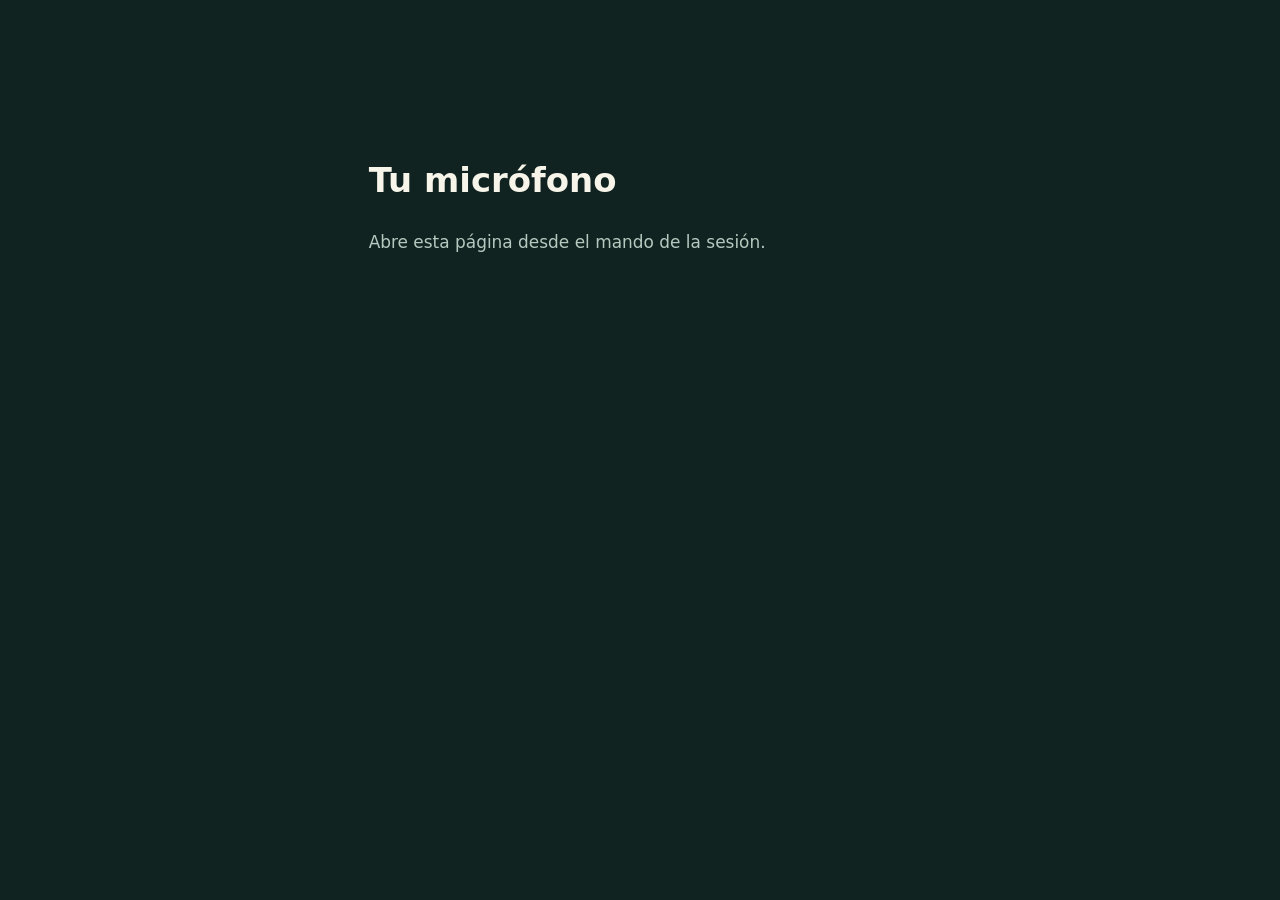
<file: microfono/index.html>
<!doctype html>
<html lang="es">
  <head>
    <meta charset="utf-8" />
    <meta name="viewport" content="width=device-width, initial-scale=1" />
    <meta name="referrer" content="no-referrer" />
    <meta
      http-equiv="Content-Security-Policy"
      content="default-src 'none'; script-src 'self'; style-src 'self'; connect-src 'self'; base-uri 'none'; form-action 'none'"
    />
    <title>Micrófono de Karaoke</title>
    <link rel="stylesheet" href="voice.css" />
    <script defer src="voice-capture.js"></script>
    <script defer src="connect.js"></script>
  </head>
  <body>
    <main>
      <h1>Tu micrófono</h1>
      <p id="status" role="status">
        Abre esta página desde el mando de la sesión.
      </p>
      <button id="enable" hidden>Activar micrófono</button
      ><button id="stop" hidden>Desactivar micrófono</button>
    </main>
  </body>
</html>
</file>
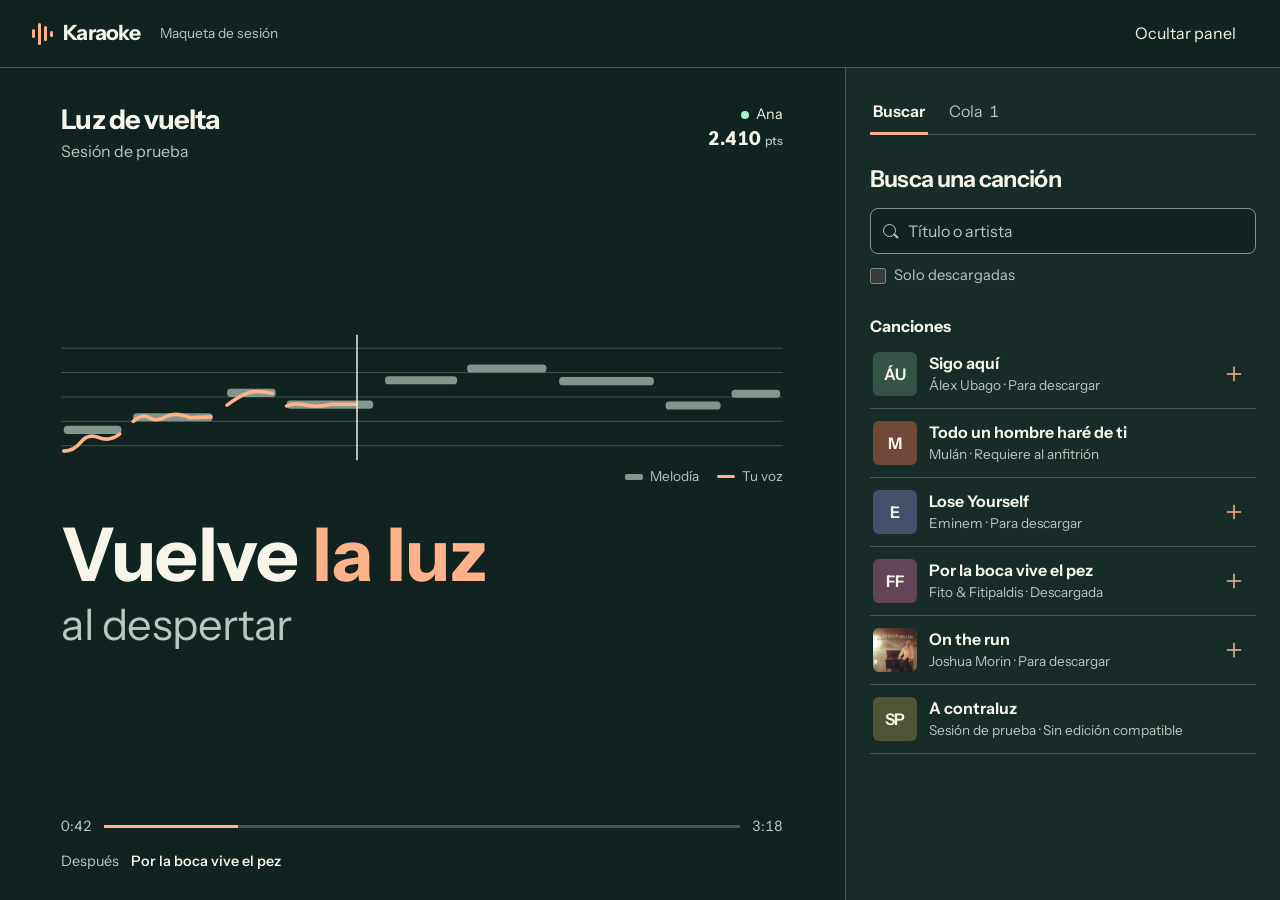
<file: docs/diseno/sesion.html>
<!doctype html>
<html lang="es">
<head>
  <meta charset="utf-8"><meta name="viewport" content="width=device-width, initial-scale=1">
  <meta name="color-scheme" content="dark"><title>Karaoke · Maqueta de sesión</title>
  <link rel="stylesheet" href="sesion.css"><script src="sesion.js" defer></script>
</head>
<body>
  <header class="bar"><span class="wordmark"><i class="mark" aria-hidden="true"><b></b><b></b><b></b><b></b></i>Karaoke</span><span class="demo">Maqueta de sesión</span><button id="fold" aria-expanded="true" aria-controls="panel">Ocultar panel</button></header>
  <main>
    <section class="stage" aria-label="Escenario de ejemplo">
      <div class="stage-head"><div><h1>Luz de vuelta</h1><p>Sesión de prueba</p></div><div class="player"><span class="dot"></span>Ana <strong>2.410 <small>pts</small></strong></div></div>
      <div class="performance">
        <figure><svg id="score" viewBox="0 0 800 150" role="img" aria-label="Ejemplo estático. La línea de Ana comienza por debajo de la nota y después coincide con ella."></svg>
          <figcaption><span><i class="guide-key"></i>Melodía</span><span><i class="voice-key"></i>Tu voz</span></figcaption></figure>
        <div class="lyric"><strong>Vuelve <em>la luz</em></strong><span>al despertar</span></div>
      </div>
      <div class="timeline"><div><time>0:42</time><span class="time-rail"></span><time>3:18</time></div><p>Después <strong id="up-next">Sin turnos</strong></p></div>
    </section>
    <section id="panel" aria-label="Panel de sesión">
      <nav aria-label="Sesión"><button id="show-search" aria-current="page">Buscar</button><button id="show-queue">Cola <span id="count">0</span></button></nav>
      <section id="search-view" aria-label="Buscar canciones"><label for="query">Busca una canción</label><div class="field"><span aria-hidden="true" class="glass"></span><input id="query" type="search" placeholder="Título o artista" autocomplete="off"></div><label class="filter"><input type="checkbox" id="saved">Solo descargadas</label></section>
      <h2 id="list-title">Canciones</h2><ul id="list"></ul><p id="empty" hidden></p>
      <p id="feedback" role="status" aria-live="polite"></p>
    </section>
  </main>
  <dialog id="detail" aria-labelledby="detail-title"><form method="dialog"><button class="close" aria-label="Cerrar detalle">Cerrar</button></form><h2 id="detail-title"></h2><p id="detail-meta"></p><div id="actions"></div></dialog>
</body></html>
</file>
<file: microfono/voice.css>
:root {
  color-scheme: dark;
  background: #102321;
  color: #f7f4e9;
  font:
    1.06rem/1.5 system-ui,
    sans-serif;
}
body {
  margin: 0;
}
main {
  max-width: 32rem;
  margin: 12vh auto;
  padding: 1.5rem;
}
button {
  min-height: 48px;
  padding: 0 1.2rem;
  background: #ffb18a;
  color: #332019;
  font: inherit;
  border: 0;
  border-radius: 8px;
}
button:focus-visible {
  outline: 3px solid #ffe6a1;
  outline-offset: 3px;
}
p {
  color: #b7c8bf;
}
</file>
<file: docs/diseno/sesion.css>
@font-face {font-family: 'Instrument Sans'; src: url('tipografia/InstrumentSans.woff2') format('woff2'); font-weight: 400 700; font-display: swap}
:root {
  color-scheme: dark;
  --stage: #102321; --panel: #172c29; --raised: #243b37; --rule: #425953;
  --ink: #f7f4e9; --muted: #b7c8bf; --accent: #ffb18a; --on-accent: #332019;
  --mint: #acf1cd; --focus: #ffe6a1; --guide: #81968c;
  font: 100%/1.45 'Instrument Sans', 'Segoe UI', system-ui, sans-serif;
  background: var(--stage); color: var(--ink); accent-color: var(--mint); caret-color: var(--accent);
}
* { box-sizing: border-box }
[hidden] { display: none !important }
body, h1, h2, p, ul, figure { margin: 0 }
::selection {background: var(--accent); color: var(--on-accent)}
button, input {font: inherit; color: inherit}
button {background: transparent; border: 0; min-height: 44px; cursor: pointer; border-radius: 8px; padding: 0 12px; transition: background-color 120ms ease-out}
button:hover {background: var(--raised)}
:focus-visible {outline: 2px solid var(--focus); outline-offset: 2px}
.bar {height: 68px; padding-inline: 32px; display: flex; gap: 20px; align-items: center; border-bottom: 1px solid var(--rule)}
.wordmark, .mark {display: inline-flex; align-items: center}
.wordmark {gap: 10px; font-weight: 700; font-size: 21px; letter-spacing: -.035em}
.mark {height: 24px; gap: 3px; color: var(--accent)}
.mark b {display: block; width: 3px; background: currentColor; border-radius: 3px}
.mark b:nth-child(1) {height: 9px}.mark b:nth-child(2) {height: 22px}.mark b:nth-child(3) {height: 15px}.mark b:nth-child(4) {height: 6px}
.demo, .stage-head p, #detail-meta {color: var(--muted)}
.demo {font-size: .86rem}.bar button {margin-inline-start: auto}
main {display: grid; grid-template-columns: minmax(0, 1fr) minmax(350px, min(34vw, 460px)); min-height: calc(100svh - 68px)}
main.folded {grid-template-columns: 1fr}
.stage {display: flex; flex-direction: column; padding: 36px clamp(24px, 4.8vw, 88px) 28px; min-width: 0}
.stage-head {display: flex; gap: 16px; justify-content: space-between; align-items: flex-start}
h1 {font-size: 1.7rem; line-height: 1.15; letter-spacing: -.035em}
.stage-head p {margin-top: 5px}.player {text-align: end; font-size: .9rem}.player strong {display: block; font-variant-numeric: tabular-nums; font-size: 1.2rem}.player small {font-size: .76rem; font-weight: 500; color: var(--muted)}
.dot {display: inline-block; width: 8px; height: 8px; border-radius: 50%; background: var(--mint); margin-right: 7px}
.performance {margin: auto 0; padding-block: 48px; width: 100%}figure svg {width: 100%; display: block; overflow: visible}
figcaption {display: flex; gap: 18px; justify-content: flex-end; color: var(--muted); font-size: .85rem}figcaption span {display: flex; gap: 7px; align-items: center}.guide-key,.voice-key {display: inline-block; width: 18px; height: 6px; border-radius: 2px; background: var(--guide)}.voice-key {height: 3px; background: var(--accent)}
.lyric {margin: 30px 0 0; line-height: 1.03; letter-spacing: -.035em}.lyric strong,.lyric span {display: block}.lyric strong {font-size: clamp(48px, 5.8vw, 84px); font-weight: 700}.lyric em {color: var(--accent); font-style: normal}.lyric span {font-size: clamp(29px, 3.4vw, 49px); color: var(--muted); margin-top: 10px}
.timeline {color: var(--muted); font-size: .9rem}.timeline div {display: flex; gap: 12px; align-items: center; font-variant-numeric: tabular-nums}.time-rail {height: 3px; background: var(--rule); flex: 1}.time-rail::before {display: block; content: ''; height: 100%; width: 21%; background: var(--accent)}.timeline p {margin-top: 14px}.timeline strong {color: var(--ink); font-weight: 550; margin-inline-start: 9px}
#panel {background: var(--panel); border-inline-start: 1px solid var(--rule); padding: 22px 24px 24px; min-width: 0}
nav {display: flex; gap: 18px; border-bottom: 1px solid var(--rule); margin-bottom: 27px}nav button {position: relative; color: var(--muted); border-radius: 0; padding: 0 3px}nav button[aria-current] {color: var(--ink); font-weight: 650}nav button[aria-current]::after {content: ''; position: absolute; bottom: -1px; left: 0; right: 0; height: 3px; background: var(--accent)}#count {font-variant-numeric: tabular-nums; margin-left: 3px}
#search-view > label:first-child {font-size: 1.45rem; font-weight: 650; letter-spacing: -.03em}.field {display: flex; align-items: center; gap: 10px; padding: 0 12px; margin-top: 12px; border: 1px solid var(--guide); border-radius: 8px; background: var(--stage)}.field:focus-within {outline: 2px solid var(--focus); outline-offset: 2px}.field input {border: 0; outline: 0; width: 100%; height: 44px; background: transparent; min-width: 0}.field input::placeholder {color: var(--muted)}.glass {width: 13px; height: 13px; border-radius: 100%; border: 1.7px solid var(--muted); position: relative; flex-shrink: 0}.glass::after {content: ''; background: var(--muted); position: absolute; height: 1.7px; width: 6px; transform: rotate(45deg); top: 10px; left: 9px}
.filter {display: inline-flex; align-items: center; min-height: 44px; gap: 8px; color: var(--muted); font-size: .92rem}.filter input {width: 16px; height: 16px; margin: 0}h2 {font-size: 1rem; line-height: 1.3}#list-title {margin: 18px 0 4px}ul {padding: 0; list-style: none}.song {display: flex; gap: 8px; align-items: center; padding: 9px 0; border-bottom: 1px solid var(--rule)}.song-info {display: flex; align-items: center; text-align: start; flex: 1; gap: 12px; padding: 3px; min-width: 0}.cover {width: 44px; height: 44px; flex: none; display: grid; place-items: center; border-radius: 6px; font-weight: 650; letter-spacing: -.035em; color: var(--ink)}.cover img {display: block; object-fit: cover; border-radius: inherit}.song-text {display: grid; gap: 2px; min-width: 0}.song-text strong {font-size: 1rem; font-weight: 650; line-height: 1.2; overflow-wrap: anywhere}.song-text small,#feedback,#empty {font-size: .85rem; line-height: 1.4; color: var(--muted)}.song-text small {overflow-wrap: anywhere}.action {display: grid; place-items: center; flex: none; width: 44px; height: 44px; color: var(--accent); padding: 0}.action svg {width: 20px; height: 20px}.action:active {background: var(--rule)}
#empty,#feedback {margin-top: 14px}dialog {background: var(--panel); color: var(--ink); border: 1px solid var(--rule); border-radius: 12px; padding: 20px; width: min(94%, 370px)}dialog::backdrop {background: #071110bb}dialog h2 {font-size: 1.3rem; margin-top: 8px}dialog form {text-align: end}.close {color: var(--muted)}#actions {display: grid; gap: 8px; margin-top: 20px}#actions button {background: var(--raised)}#actions .primary {background: var(--accent); color: var(--on-accent)}
@media (min-width: 1600px) {.stage {padding-block: 48px}.performance {max-width: 1280px; align-self: center}}
@media (max-width: 740px) {.bar {height: 52px; padding-inline: 18px; justify-content: space-between}.bar button,.stage {display: none}main, main.folded {display: block; min-height: calc(100svh - 52px); background: var(--panel)}#panel {padding: 8px 18px 22px; border: 0}nav {margin-bottom: 22px}.demo {font-size: .8rem}}
@media (prefers-reduced-motion: reduce) {*,::before,::after {transition: none !important}}
</file>
